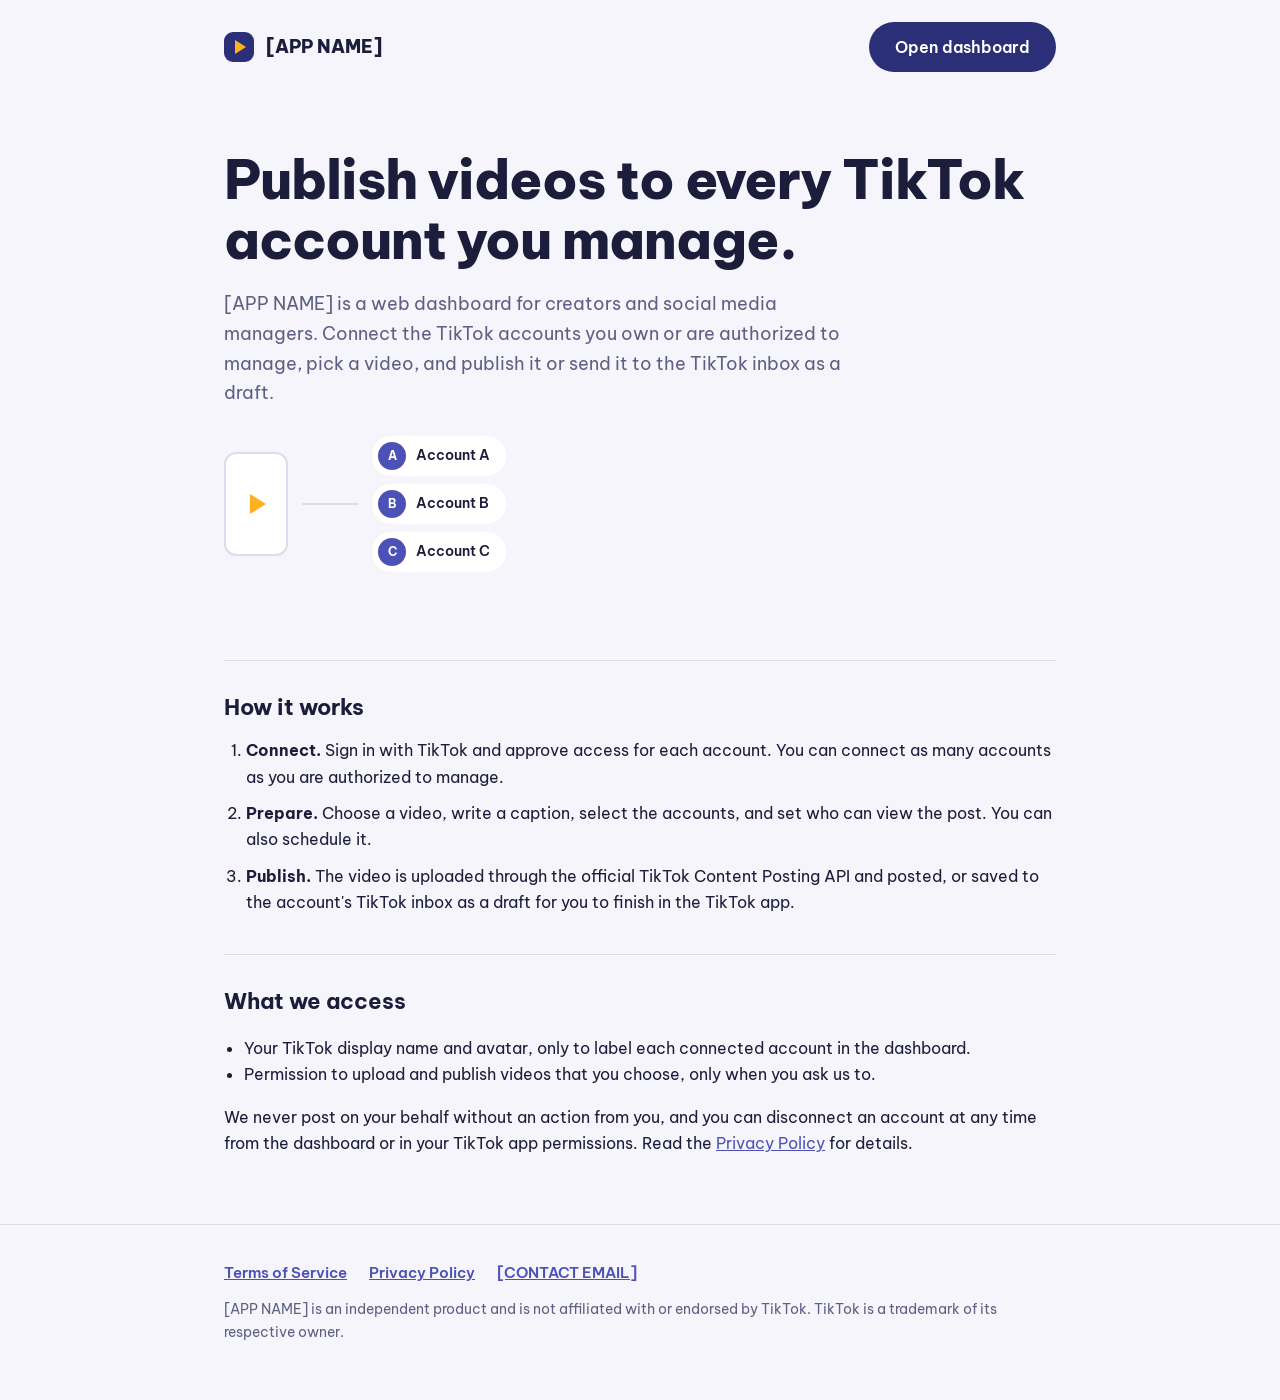
<file: static/landing.html>
<!doctype html>
<html lang="en">
<head>
<meta charset="utf-8">
<meta name="viewport" content="width=device-width, initial-scale=1">
<title>[APP NAME] | Publish videos to your TikTok accounts from one dashboard</title>
<meta name="description" content="[APP NAME] is a dashboard for creators and social media managers to publish videos to the TikTok accounts they own or manage.">
<link rel="preconnect" href="https://fonts.googleapis.com"><link rel="preconnect" href="https://fonts.gstatic.com" crossorigin>
<link href="https://fonts.googleapis.com/css2?family=Be+Vietnam+Pro:wght@400;600;800&display=swap" rel="stylesheet">
<link rel="stylesheet" href="/static/site.css">
</head>
<body>
<header class="site"><div class="wrap">
  <a class="logo" href="/"><i aria-hidden="true"></i>[APP NAME]</a>
  <a class="btn" href="/app">Open dashboard</a>
</div></header>

<main class="wrap">
  <section class="hero">
    <h1>Publish videos to every TikTok account you manage.</h1>
    <p>[APP NAME] is a web dashboard for creators and social media managers. Connect the TikTok accounts you own or are authorized to manage, pick a video, and publish it or send it to the TikTok inbox as a draft.</p>
    <div class="flow" aria-hidden="true">
      <div class="vid"></div><div class="arrow"></div>
      <div class="accs"><div class="acc"><b>A</b>Account A</div><div class="acc"><b>B</b>Account B</div><div class="acc"><b>C</b>Account C</div></div>
    </div>
  </section>

  <section class="block">
    <h2>How it works</h2>
    <ol class="steps">
      <li><strong>Connect.</strong> Sign in with TikTok and approve access for each account. You can connect as many accounts as you are authorized to manage.</li>
      <li><strong>Prepare.</strong> Choose a video, write a caption, select the accounts, and set who can view the post. You can also schedule it.</li>
      <li><strong>Publish.</strong> The video is uploaded through the official TikTok Content Posting API and posted, or saved to the account's TikTok inbox as a draft for you to finish in the TikTok app.</li>
    </ol>
  </section>

  <section class="block">
    <h2>What we access</h2>
    <ul class="plain">
      <li>Your TikTok display name and avatar, only to label each connected account in the dashboard.</li>
      <li>Permission to upload and publish videos that you choose, only when you ask us to.</li>
    </ul>
    <p>We never post on your behalf without an action from you, and you can disconnect an account at any time from the dashboard or in your TikTok app permissions. Read the <a href="/privacy">Privacy Policy</a> for details.</p>
  </section>
</main>

<footer class="site"><div class="wrap">
  <nav aria-label="Legal"><a href="/terms">Terms of Service</a><a href="/privacy">Privacy Policy</a><a href="mailto:[CONTACT EMAIL]">[CONTACT EMAIL]</a></nav>
  <div>[APP NAME] is an independent product and is not affiliated with or endorsed by TikTok. TikTok is a trademark of its respective owner.</div>
</div></footer>
</body>
</html>
</file>
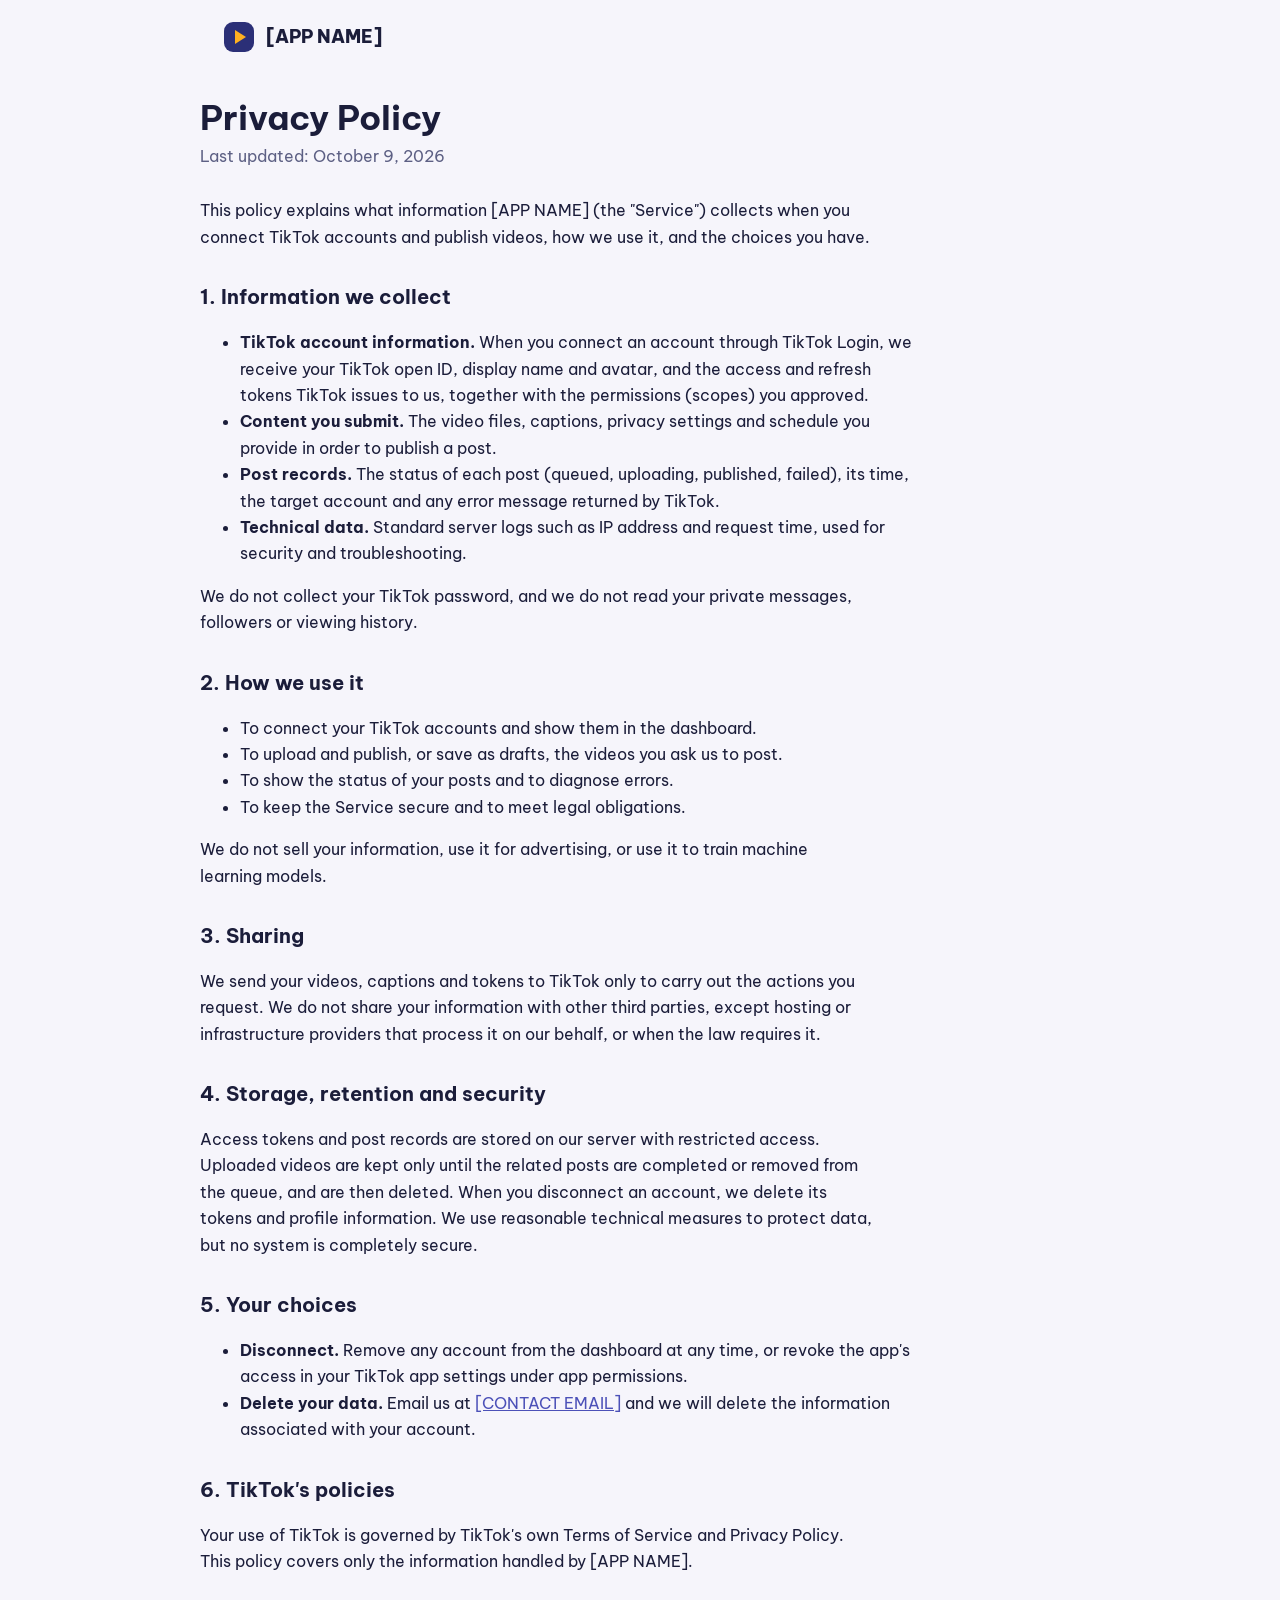
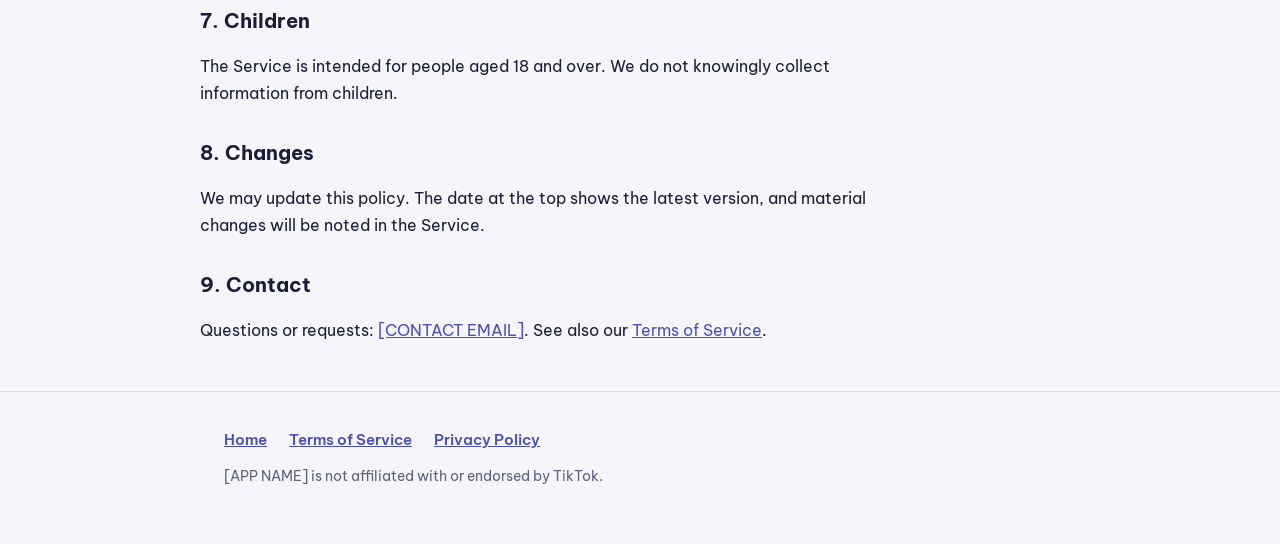
<file: static/privacy.html>
<!doctype html>
<html lang="en">
<head>
<meta charset="utf-8">
<meta name="viewport" content="width=device-width, initial-scale=1">
<title>Privacy Policy | [APP NAME]</title>
<link rel="preconnect" href="https://fonts.googleapis.com"><link rel="preconnect" href="https://fonts.gstatic.com" crossorigin>
<link href="https://fonts.googleapis.com/css2?family=Be+Vietnam+Pro:wght@400;600;800&display=swap" rel="stylesheet">
<link rel="stylesheet" href="/static/site.css">
</head>
<body>
<header class="site"><div class="wrap"><a class="logo" href="/"><i aria-hidden="true"></i>[APP NAME]</a></div></header>
<main class="wrap doc">
<h1>Privacy Policy</h1>
<p class="upd">Last updated: October 9, 2026</p>

<p>This policy explains what information [APP NAME] (the "Service") collects when you connect TikTok accounts and publish videos, how we use it, and the choices you have.</p>

<h2>1. Information we collect</h2>
<ul>
<li><strong>TikTok account information.</strong> When you connect an account through TikTok Login, we receive your TikTok open ID, display name and avatar, and the access and refresh tokens TikTok issues to us, together with the permissions (scopes) you approved.</li>
<li><strong>Content you submit.</strong> The video files, captions, privacy settings and schedule you provide in order to publish a post.</li>
<li><strong>Post records.</strong> The status of each post (queued, uploading, published, failed), its time, the target account and any error message returned by TikTok.</li>
<li><strong>Technical data.</strong> Standard server logs such as IP address and request time, used for security and troubleshooting.</li>
</ul>
<p>We do not collect your TikTok password, and we do not read your private messages, followers or viewing history.</p>

<h2>2. How we use it</h2>
<ul>
<li>To connect your TikTok accounts and show them in the dashboard.</li>
<li>To upload and publish, or save as drafts, the videos you ask us to post.</li>
<li>To show the status of your posts and to diagnose errors.</li>
<li>To keep the Service secure and to meet legal obligations.</li>
</ul>
<p>We do not sell your information, use it for advertising, or use it to train machine learning models.</p>

<h2>3. Sharing</h2>
<p>We send your videos, captions and tokens to TikTok only to carry out the actions you request. We do not share your information with other third parties, except hosting or infrastructure providers that process it on our behalf, or when the law requires it.</p>

<h2>4. Storage, retention and security</h2>
<p>Access tokens and post records are stored on our server with restricted access. Uploaded videos are kept only until the related posts are completed or removed from the queue, and are then deleted. When you disconnect an account, we delete its tokens and profile information. We use reasonable technical measures to protect data, but no system is completely secure.</p>

<h2>5. Your choices</h2>
<ul>
<li><strong>Disconnect.</strong> Remove any account from the dashboard at any time, or revoke the app's access in your TikTok app settings under app permissions.</li>
<li><strong>Delete your data.</strong> Email us at <a href="mailto:[CONTACT EMAIL]">[CONTACT EMAIL]</a> and we will delete the information associated with your account.</li>
</ul>

<h2>6. TikTok's policies</h2>
<p>Your use of TikTok is governed by TikTok's own Terms of Service and Privacy Policy. This policy covers only the information handled by [APP NAME].</p>

<h2>7. Children</h2>
<p>The Service is intended for people aged 18 and over. We do not knowingly collect information from children.</p>

<h2>8. Changes</h2>
<p>We may update this policy. The date at the top shows the latest version, and material changes will be noted in the Service.</p>

<h2>9. Contact</h2>
<p>Questions or requests: <a href="mailto:[CONTACT EMAIL]">[CONTACT EMAIL]</a>. See also our <a href="/terms">Terms of Service</a>.</p>
</main>
<footer class="site"><div class="wrap"><nav aria-label="Legal"><a href="/">Home</a><a href="/terms">Terms of Service</a><a href="/privacy">Privacy Policy</a></nav>
<div>[APP NAME] is not affiliated with or endorsed by TikTok.</div></div></footer>
</body>
</html>
</file>
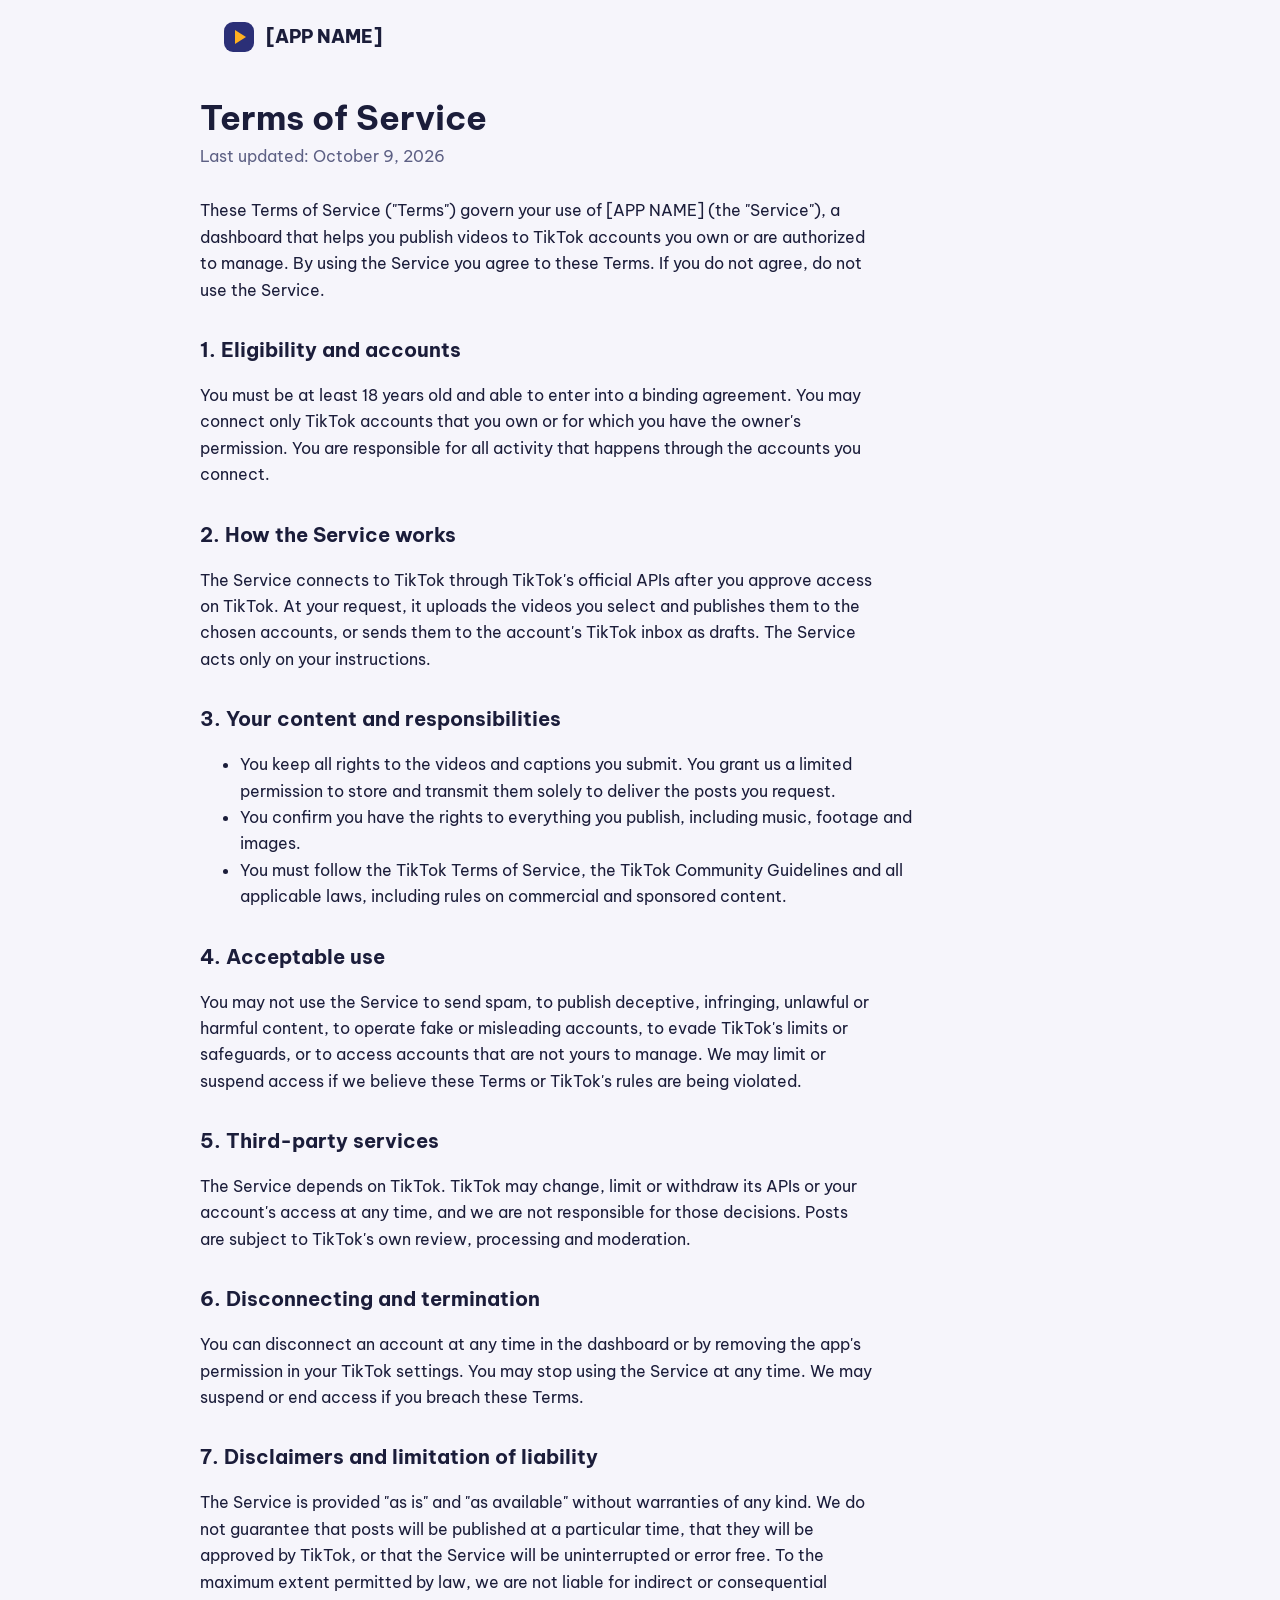
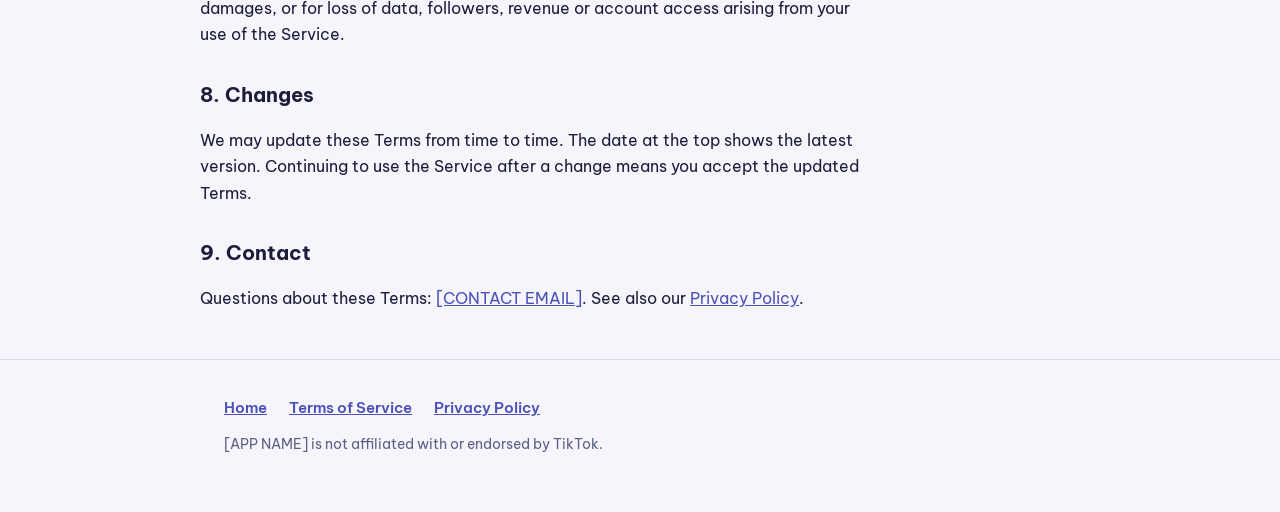
<file: static/terms.html>
<!doctype html>
<html lang="en">
<head>
<meta charset="utf-8">
<meta name="viewport" content="width=device-width, initial-scale=1">
<title>Terms of Service | [APP NAME]</title>
<link rel="preconnect" href="https://fonts.googleapis.com"><link rel="preconnect" href="https://fonts.gstatic.com" crossorigin>
<link href="https://fonts.googleapis.com/css2?family=Be+Vietnam+Pro:wght@400;600;800&display=swap" rel="stylesheet">
<link rel="stylesheet" href="/static/site.css">
</head>
<body>
<header class="site"><div class="wrap"><a class="logo" href="/"><i aria-hidden="true"></i>[APP NAME]</a></div></header>
<main class="wrap doc">
<h1>Terms of Service</h1>
<p class="upd">Last updated: October 9, 2026</p>

<p>These Terms of Service ("Terms") govern your use of [APP NAME] (the "Service"), a dashboard that helps you publish videos to TikTok accounts you own or are authorized to manage. By using the Service you agree to these Terms. If you do not agree, do not use the Service.</p>

<h2>1. Eligibility and accounts</h2>
<p>You must be at least 18 years old and able to enter into a binding agreement. You may connect only TikTok accounts that you own or for which you have the owner's permission. You are responsible for all activity that happens through the accounts you connect.</p>

<h2>2. How the Service works</h2>
<p>The Service connects to TikTok through TikTok's official APIs after you approve access on TikTok. At your request, it uploads the videos you select and publishes them to the chosen accounts, or sends them to the account's TikTok inbox as drafts. The Service acts only on your instructions.</p>

<h2>3. Your content and responsibilities</h2>
<ul>
<li>You keep all rights to the videos and captions you submit. You grant us a limited permission to store and transmit them solely to deliver the posts you request.</li>
<li>You confirm you have the rights to everything you publish, including music, footage and images.</li>
<li>You must follow the TikTok Terms of Service, the TikTok Community Guidelines and all applicable laws, including rules on commercial and sponsored content.</li>
</ul>

<h2>4. Acceptable use</h2>
<p>You may not use the Service to send spam, to publish deceptive, infringing, unlawful or harmful content, to operate fake or misleading accounts, to evade TikTok's limits or safeguards, or to access accounts that are not yours to manage. We may limit or suspend access if we believe these Terms or TikTok's rules are being violated.</p>

<h2>5. Third-party services</h2>
<p>The Service depends on TikTok. TikTok may change, limit or withdraw its APIs or your account's access at any time, and we are not responsible for those decisions. Posts are subject to TikTok's own review, processing and moderation.</p>

<h2>6. Disconnecting and termination</h2>
<p>You can disconnect an account at any time in the dashboard or by removing the app's permission in your TikTok settings. You may stop using the Service at any time. We may suspend or end access if you breach these Terms.</p>

<h2>7. Disclaimers and limitation of liability</h2>
<p>The Service is provided "as is" and "as available" without warranties of any kind. We do not guarantee that posts will be published at a particular time, that they will be approved by TikTok, or that the Service will be uninterrupted or error free. To the maximum extent permitted by law, we are not liable for indirect or consequential damages, or for loss of data, followers, revenue or account access arising from your use of the Service.</p>

<h2>8. Changes</h2>
<p>We may update these Terms from time to time. The date at the top shows the latest version. Continuing to use the Service after a change means you accept the updated Terms.</p>

<h2>9. Contact</h2>
<p>Questions about these Terms: <a href="mailto:[CONTACT EMAIL]">[CONTACT EMAIL]</a>. See also our <a href="/privacy">Privacy Policy</a>.</p>
</main>
<footer class="site"><div class="wrap"><nav aria-label="Legal"><a href="/">Home</a><a href="/terms">Terms of Service</a><a href="/privacy">Privacy Policy</a></nav>
<div>[APP NAME] is not affiliated with or endorsed by TikTok.</div></div></footer>
</body>
</html>
</file>
<file: static/site.css>
:root{--bg:#F6F5FB;--surface:#fff;--ink:#1B1D3A;--muted:#5D6084;--line:#DEDCEC;--indigo:#2B2F77;--indigo-2:#4C51B8;--amber:#FFB020;
--font:"Be Vietnam Pro",system-ui,-apple-system,"Segoe UI",Roboto,sans-serif}
@media (prefers-color-scheme:dark){:root{--bg:#12142B;--surface:#1B1E3D;--ink:#EEF0FA;--muted:#A3A8C8;--line:#2D3158;--indigo:#9EA4FF;--indigo-2:#7C82F0}}
*{box-sizing:border-box}
body{margin:0;background:var(--bg);color:var(--ink);font:400 16px/1.65 var(--font)}
a{color:var(--indigo-2)}
a:focus-visible,button:focus-visible{outline:3px solid var(--amber);outline-offset:2px}
.wrap{max-width:880px;margin:0 auto;padding:0 24px}
header.site{padding:22px 0}
header.site .wrap{display:flex;align-items:center;justify-content:space-between;gap:16px}
.logo{display:flex;align-items:center;gap:12px;font-weight:800;font-size:18px;color:var(--ink);text-decoration:none}
.logo i{display:block;width:30px;height:30px;border-radius:9px;background:#2B2F77;position:relative}
.logo i::after{content:"";position:absolute;left:11px;top:8px;border-left:11px solid var(--amber);border-top:7px solid transparent;border-bottom:7px solid transparent}
.btn{display:inline-block;background:var(--indigo);color:#fff;text-decoration:none;font-weight:600;padding:12px 26px;border-radius:999px}
@media (prefers-color-scheme:dark){.btn{color:#12142B}}
.hero{padding:56px 0 40px}
.hero h1{font-size:clamp(34px,6vw,54px);line-height:1.1;font-weight:800;margin:0 0 20px;max-width:16em;letter-spacing:-.02em}
.hero p{font-size:18px;color:var(--muted);max-width:36em;margin:0 0 28px}
.flow{display:flex;align-items:center;gap:14px;margin:8px 0 48px;flex-wrap:wrap}
.flow .vid{width:64px;height:104px;border-radius:12px;background:var(--surface);border:2px solid var(--line);display:grid;place-items:center}
.flow .vid::after{content:"";border-left:16px solid var(--amber);border-top:10px solid transparent;border-bottom:10px solid transparent;margin-left:4px}
.flow .arrow{height:2px;width:56px;background:var(--line)}
.flow .accs{display:grid;gap:8px}
.flow .acc{display:flex;align-items:center;gap:10px;background:var(--surface);border-radius:999px;padding:6px 16px 6px 6px;font-weight:600;font-size:14px}
.flow .acc b{width:28px;height:28px;border-radius:50%;background:var(--indigo-2);color:#fff;display:grid;place-items:center;font-size:12px}
section.block{padding:28px 0;border-top:1px solid var(--line)}
section.block h2{font-size:22px;margin:0 0 12px}
ol.steps{padding-left:22px;margin:0}
ol.steps li{margin-bottom:10px}
ul.plain{padding-left:20px}
footer.site{padding:36px 0 56px;border-top:1px solid var(--line);margin-top:24px;color:var(--muted);font-size:14px}
footer.site nav{display:flex;gap:22px;flex-wrap:wrap;margin-bottom:12px;font-size:15px;font-weight:600}
.doc{padding:24px 0 8px}
.doc h1{font-size:34px;line-height:1.15;margin:0 0 6px}
.doc .upd{color:var(--muted);margin:0 0 28px}
.doc h2{font-size:20px;margin:30px 0 8px}
.doc p,.doc li{max-width:42em}
</file>
